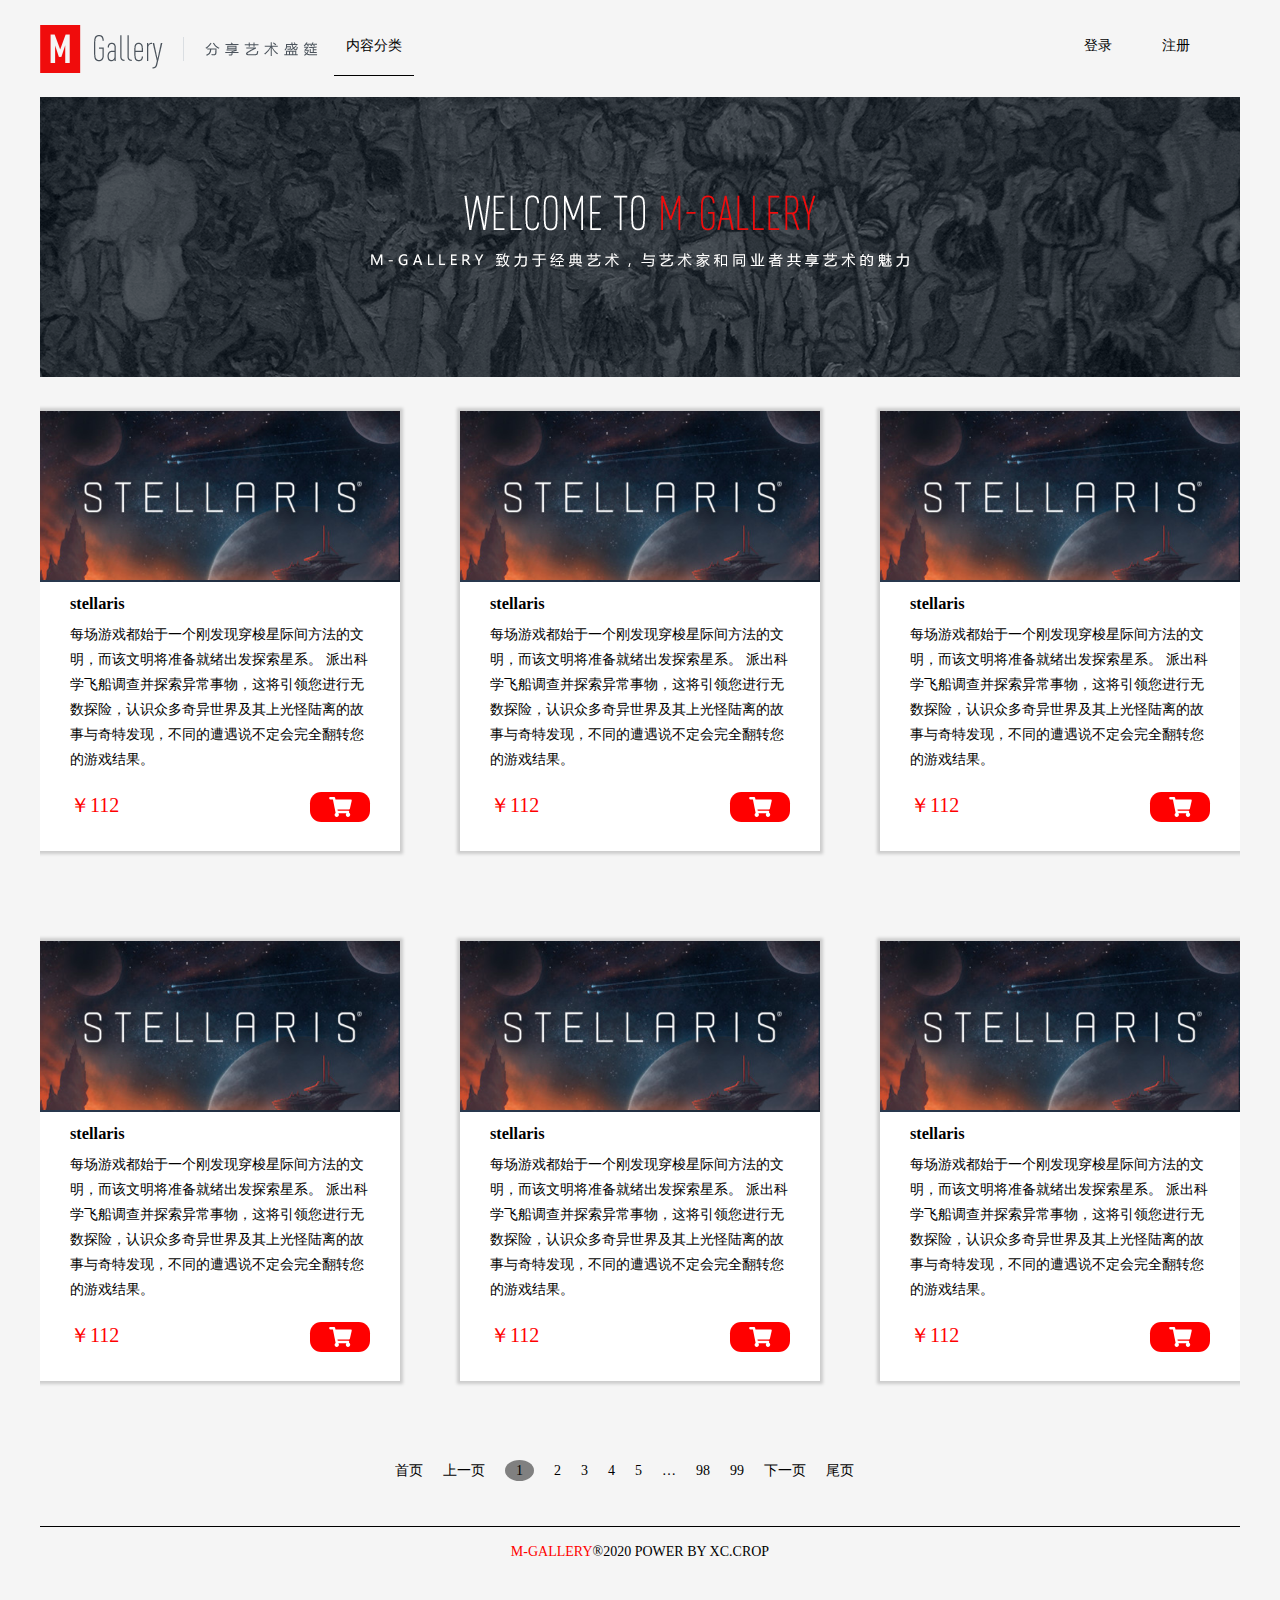
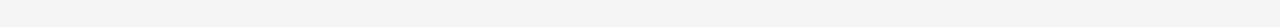
<file: WebSiteDemo/index.html>
<!DOCTYPE html>
<html lang="en">
<head>
    <meta charset="UTF-8">
    <title>商城</title>
    <link rel="stylesheet" href="CSS/common.css" type="text/css">
    <script type="text/javascript" src="JS/js1.js"></script>
</head>
<body>
    <div class="header">
        <div class="logo">
            <img src="image/logo.png" alt="">
        </div>

        <div class="menu" onmouseleave="show_menu1()">
            <div class="menu_title" onmouseover="show_menu()">
                <a href="#">内容分类</a>    <!--一个井号表示不刷新页面依然停留在当前页面-->
            </div>
            <ul id="menu1">
                <li>现实主义</li>
                <li>抽象主义</li>
            </ul>
        </div>

        <div class="auth">
            <ul>
                <li><a href="#">登录</a></li>   <!--三个井号表示页面很长的情况下页面可以停留在当前光标所在的范围-->
                <li><a href="">注册</a></li>
            </ul>
        </div>
    </div>

    <div class="content">
        <div class="banner">
            <img src="./image/welcome.png" alt="" class="banner-img">
        </div>

        <div class="image-content">
            <ul>

                <li>
                    <img src="./image/wumingnvlang.jpg" alt="" class="img-li">
                    <div class="info">
                        <h3>stellaris</h3>
                        <p>
                            每场游戏都始于一个刚发现穿梭星际间方法的文明，而该文明将准备就绪出发探索星系。 派出科学飞船调查并探索异常事物，这将引领您进行无数探险，认识众多奇异世界及其上光怪陆离的故事与奇特发现，不同的遭遇说不定会完全翻转您的游戏结果。
                        </p>
                        <div class="img-btn">
                            <div class="price">￥112</div>
                            <a href="#" class="cart">
                                <div class="btn">
                                    <img src="./image/cart.svg" alt="">
                                </div>
                            </a>
                        </div>
                    </div>
                </li>

                <li>
                    <img src="./image/wumingnvlang.jpg" alt="" class="img-li">
                    <div class="info">
                        <h3>stellaris</h3>
                        <p>
                            每场游戏都始于一个刚发现穿梭星际间方法的文明，而该文明将准备就绪出发探索星系。 派出科学飞船调查并探索异常事物，这将引领您进行无数探险，认识众多奇异世界及其上光怪陆离的故事与奇特发现，不同的遭遇说不定会完全翻转您的游戏结果。
                        </p>
                        <div class="img-btn">
                            <div class="price">￥112</div>
                            <a href="#" class="cart">
                                <div class="btn">
                                    <img src="./image/cart.svg" alt="">
                                </div>
                            </a>
                        </div>
                    </div>
                </li>

                <li>
                    <img src="./image/wumingnvlang.jpg" alt="" class="img-li">
                    <div class="info">
                        <h3>stellaris</h3>
                        <p>
                            每场游戏都始于一个刚发现穿梭星际间方法的文明，而该文明将准备就绪出发探索星系。 派出科学飞船调查并探索异常事物，这将引领您进行无数探险，认识众多奇异世界及其上光怪陆离的故事与奇特发现，不同的遭遇说不定会完全翻转您的游戏结果。
                        </p>
                        <div class="img-btn">
                            <div class="price">￥112</div>
                            <a href="#" class="cart">
                                <div class="btn">
                                    <img src="./image/cart.svg" alt="">
                                </div>
                            </a>
                        </div>
                    </div>
                </li>

                <li>
                    <img src="./image/wumingnvlang.jpg" alt="" class="img-li">
                    <div class="info">
                        <h3>stellaris</h3>
                        <p>
                            每场游戏都始于一个刚发现穿梭星际间方法的文明，而该文明将准备就绪出发探索星系。 派出科学飞船调查并探索异常事物，这将引领您进行无数探险，认识众多奇异世界及其上光怪陆离的故事与奇特发现，不同的遭遇说不定会完全翻转您的游戏结果。
                        </p>
                        <div class="img-btn">
                            <div class="price">￥112</div>
                            <a href="#" class="cart">
                                <div class="btn">
                                    <img src="./image/cart.svg" alt="">
                                </div>
                            </a>
                        </div>
                    </div>
                </li>

                <li>
                    <img src="./image/wumingnvlang.jpg" alt="" class="img-li">
                    <div class="info">
                        <h3>stellaris</h3>
                        <p>
                            每场游戏都始于一个刚发现穿梭星际间方法的文明，而该文明将准备就绪出发探索星系。 派出科学飞船调查并探索异常事物，这将引领您进行无数探险，认识众多奇异世界及其上光怪陆离的故事与奇特发现，不同的遭遇说不定会完全翻转您的游戏结果。
                        </p>
                        <div class="img-btn">
                            <div class="price">￥112</div>
                            <a href="#" class="cart">
                                <div class="btn">
                                    <img src="./image/cart.svg" alt="">
                                </div>
                            </a>
                        </div>
                    </div>
                </li>

                <li>
                    <img src="./image/wumingnvlang.jpg" alt="" class="img-li">
                    <div class="info">
                        <h3>stellaris</h3>
                        <p>
                            每场游戏都始于一个刚发现穿梭星际间方法的文明，而该文明将准备就绪出发探索星系。 派出科学飞船调查并探索异常事物，这将引领您进行无数探险，认识众多奇异世界及其上光怪陆离的故事与奇特发现，不同的遭遇说不定会完全翻转您的游戏结果。
                        </p>
                        <div class="img-btn">
                            <div class="price">￥112</div>
                            <a href="#" class="cart">
                                <div class="btn">
                                    <img src="./image/cart.svg" alt="">
                                </div>
                            </a>
                        </div>
                    </div>
                </li>

            </ul>
        </div>
        <div class="page-nav">
            <ul>
                <li><a href="#">首页</a></li>
                <li><a href="#">上一页</a></li>
                <li><span class="first-page">1</span></li>
                <li><a href="#">2</a></li>
                <li><a href="#">3</a></li>
                <li><a href="#">4</a></li>
                <li><a href="#">5</a></li>
                <li><a href="#">…</a></li>
                <li><a href="#">98</a></li>
                <li><a href="#">99</a></li>
                <li><a href="#">下一页</a></li>
                <li><a href="#">尾页</a></li>
            </ul>
        </div>
    </div>

    <div class="footer">
        <p><span style="color: red">M-GALLERY</span>®2020 POWER BY XC.CROP</p>
    </div>
</body>
</html>
</file>
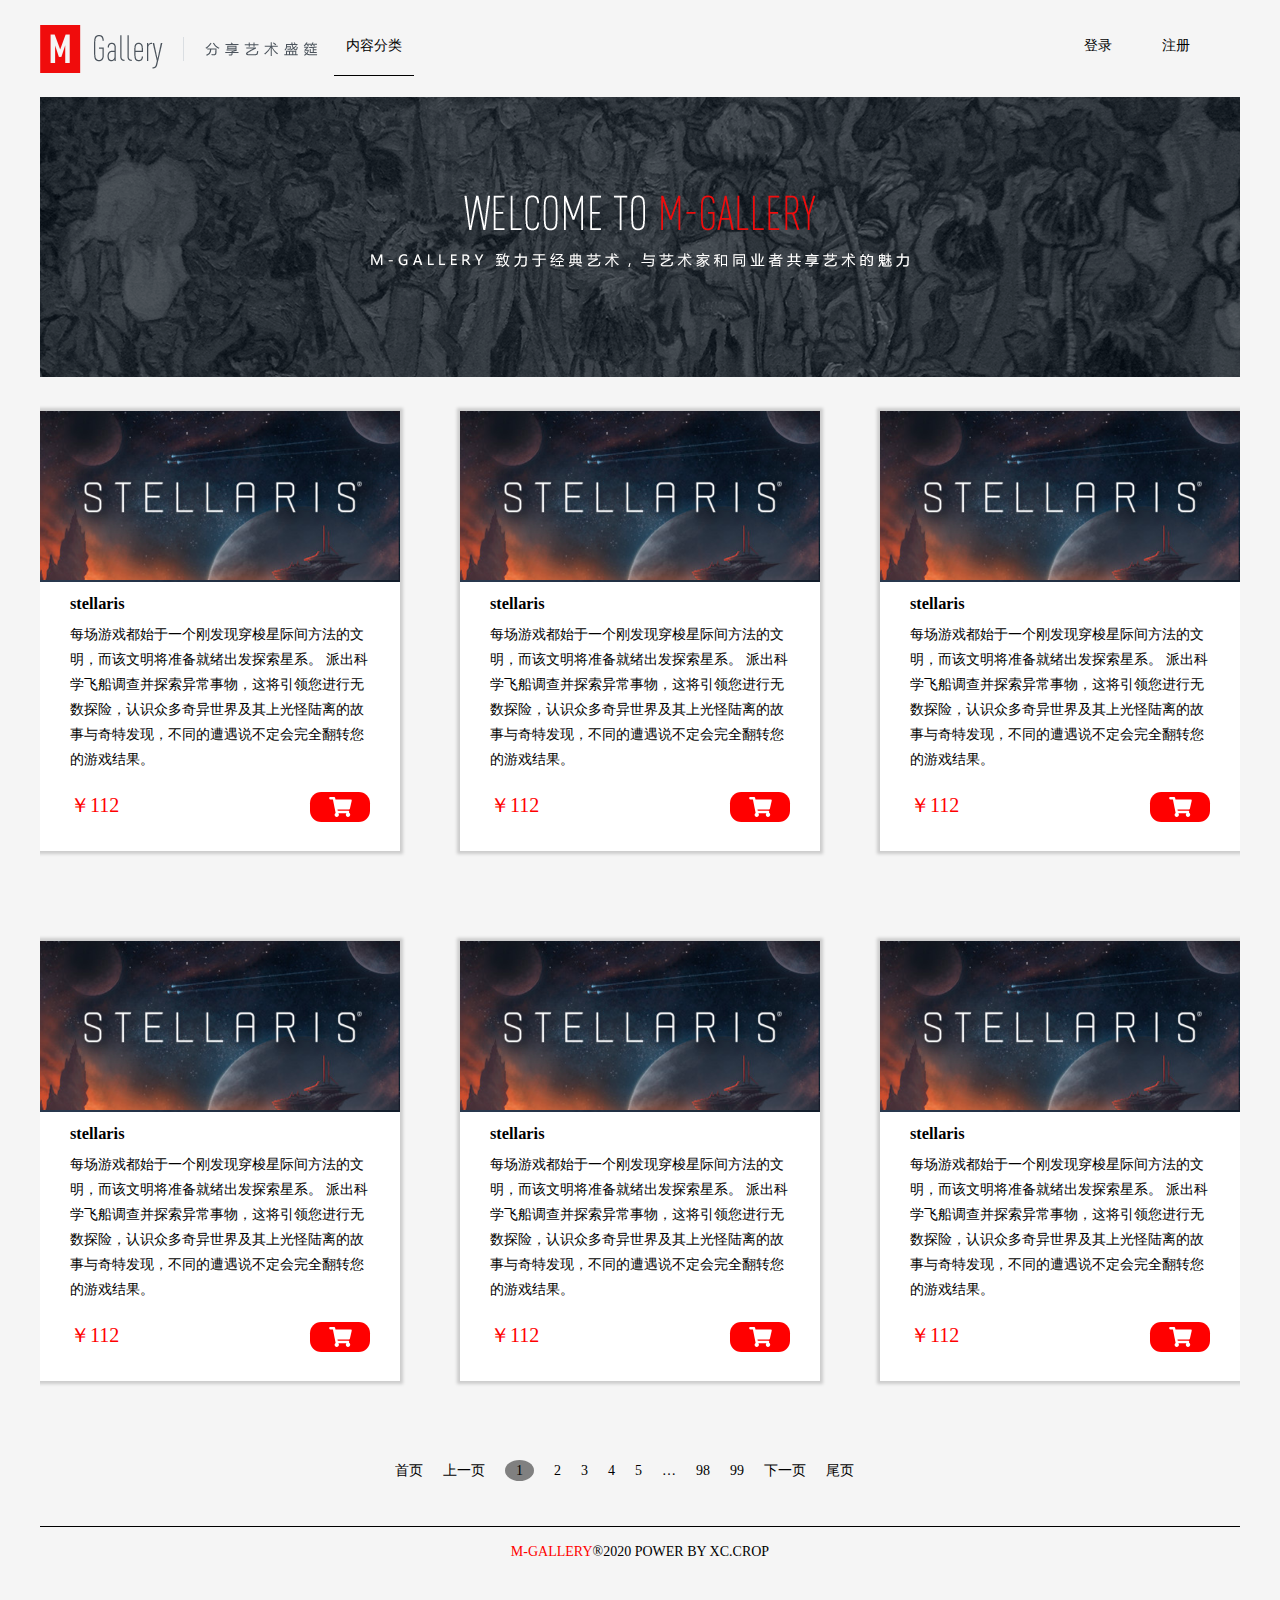
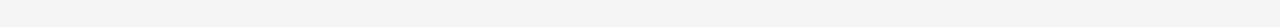
<file: demos/WebSiteDemo/index.html>
<!DOCTYPE html>
<html lang="en">
<head>
    <meta charset="UTF-8">
    <title>商城</title>
    <link rel="stylesheet" href="CSS/common.css" type="text/css">
    <script type="text/javascript" src="JS/js1.js"></script>
</head>
<body>
    <div class="header">
        <div class="logo">
            <img src="image/logo.png" alt="">
        </div>

        <div class="menu" onmouseleave="show_menu1()">
            <div class="menu_title" onmouseover="show_menu()">
                <a href="#">内容分类</a>    <!--一个井号表示不刷新页面依然停留在当前页面-->
            </div>
            <ul id="menu1">
                <li>现实主义</li>
                <li>抽象主义</li>
            </ul>
        </div>

        <div class="auth">
            <ul>
                <li><a href="#">登录</a></li>   <!--三个井号表示页面很长的情况下页面可以停留在当前光标所在的范围-->
                <li><a href="">注册</a></li>
            </ul>
        </div>
    </div>

    <div class="content">
        <div class="banner">
            <img src="image/welcome.png" alt="" class="banner-img">
        </div>

        <div class="image-content">
            <ul>

                <li>
                    <img src="image/wumingnvlang.jpg" alt="" class="img-li">
                    <div class="info">
                        <h3>stellaris</h3>
                        <p>
                            每场游戏都始于一个刚发现穿梭星际间方法的文明，而该文明将准备就绪出发探索星系。 派出科学飞船调查并探索异常事物，这将引领您进行无数探险，认识众多奇异世界及其上光怪陆离的故事与奇特发现，不同的遭遇说不定会完全翻转您的游戏结果。
                        </p>
                        <div class="img-btn">
                            <div class="price">￥112</div>
                            <a href="#" class="cart">
                                <div class="btn">
                                    <img src="image/cart.svg" alt="">
                                </div>
                            </a>
                        </div>
                    </div>
                </li>

                <li>
                    <img src="image/wumingnvlang.jpg" alt="" class="img-li">
                    <div class="info">
                        <h3>stellaris</h3>
                        <p>
                            每场游戏都始于一个刚发现穿梭星际间方法的文明，而该文明将准备就绪出发探索星系。 派出科学飞船调查并探索异常事物，这将引领您进行无数探险，认识众多奇异世界及其上光怪陆离的故事与奇特发现，不同的遭遇说不定会完全翻转您的游戏结果。
                        </p>
                        <div class="img-btn">
                            <div class="price">￥112</div>
                            <a href="#" class="cart">
                                <div class="btn">
                                    <img src="image/cart.svg" alt="">
                                </div>
                            </a>
                        </div>
                    </div>
                </li>

                <li>
                    <img src="image/wumingnvlang.jpg" alt="" class="img-li">
                    <div class="info">
                        <h3>stellaris</h3>
                        <p>
                            每场游戏都始于一个刚发现穿梭星际间方法的文明，而该文明将准备就绪出发探索星系。 派出科学飞船调查并探索异常事物，这将引领您进行无数探险，认识众多奇异世界及其上光怪陆离的故事与奇特发现，不同的遭遇说不定会完全翻转您的游戏结果。
                        </p>
                        <div class="img-btn">
                            <div class="price">￥112</div>
                            <a href="#" class="cart">
                                <div class="btn">
                                    <img src="image/cart.svg" alt="">
                                </div>
                            </a>
                        </div>
                    </div>
                </li>

                <li>
                    <img src="image/wumingnvlang.jpg" alt="" class="img-li">
                    <div class="info">
                        <h3>stellaris</h3>
                        <p>
                            每场游戏都始于一个刚发现穿梭星际间方法的文明，而该文明将准备就绪出发探索星系。 派出科学飞船调查并探索异常事物，这将引领您进行无数探险，认识众多奇异世界及其上光怪陆离的故事与奇特发现，不同的遭遇说不定会完全翻转您的游戏结果。
                        </p>
                        <div class="img-btn">
                            <div class="price">￥112</div>
                            <a href="#" class="cart">
                                <div class="btn">
                                    <img src="image/cart.svg" alt="">
                                </div>
                            </a>
                        </div>
                    </div>
                </li>

                <li>
                    <img src="image/wumingnvlang.jpg" alt="" class="img-li">
                    <div class="info">
                        <h3>stellaris</h3>
                        <p>
                            每场游戏都始于一个刚发现穿梭星际间方法的文明，而该文明将准备就绪出发探索星系。 派出科学飞船调查并探索异常事物，这将引领您进行无数探险，认识众多奇异世界及其上光怪陆离的故事与奇特发现，不同的遭遇说不定会完全翻转您的游戏结果。
                        </p>
                        <div class="img-btn">
                            <div class="price">￥112</div>
                            <a href="#" class="cart">
                                <div class="btn">
                                    <img src="image/cart.svg" alt="">
                                </div>
                            </a>
                        </div>
                    </div>
                </li>

                <li>
                    <img src="image/wumingnvlang.jpg" alt="" class="img-li">
                    <div class="info">
                        <h3>stellaris</h3>
                        <p>
                            每场游戏都始于一个刚发现穿梭星际间方法的文明，而该文明将准备就绪出发探索星系。 派出科学飞船调查并探索异常事物，这将引领您进行无数探险，认识众多奇异世界及其上光怪陆离的故事与奇特发现，不同的遭遇说不定会完全翻转您的游戏结果。
                        </p>
                        <div class="img-btn">
                            <div class="price">￥112</div>
                            <a href="#" class="cart">
                                <div class="btn">
                                    <img src="image/cart.svg" alt="">
                                </div>
                            </a>
                        </div>
                    </div>
                </li>

            </ul>
        </div>
        <div class="page-nav">
            <ul>
                <li><a href="#">首页</a></li>
                <li><a href="#">上一页</a></li>
                <li><span class="first-page">1</span></li>
                <li><a href="#">2</a></li>
                <li><a href="#">3</a></li>
                <li><a href="#">4</a></li>
                <li><a href="#">5</a></li>
                <li><a href="#">…</a></li>
                <li><a href="#">98</a></li>
                <li><a href="#">99</a></li>
                <li><a href="#">下一页</a></li>
                <li><a href="#">尾页</a></li>
            </ul>
        </div>
    </div>

    <div class="footer">
        <p><span style="color: red">M-GALLERY</span>®2020 POWER BY XC.CROP</p>
    </div>
</body>
</html>
</file>
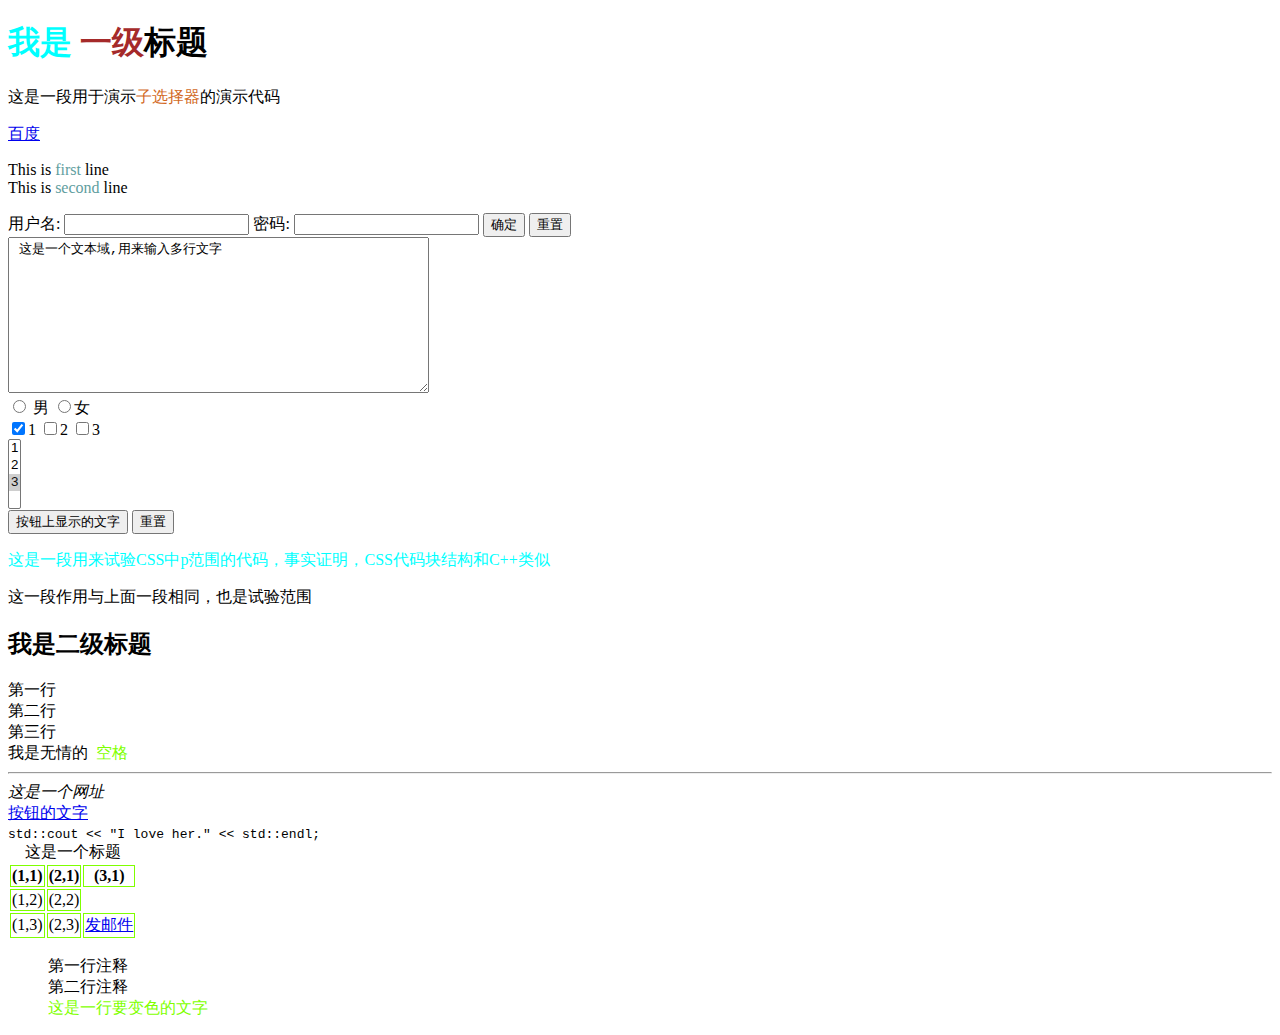
<file: playground.html>
<!DOCTYPE html>
<html lang="ch">
<head>
    <meta charset="UTF-8";
          content="text/html";
          http-equiv="Content-Type">
    <title>网页游乐场</title>
    <style type="text/css">
        table tr td,th{border: 1px solid chartreuse}
        span{
            color: chartreuse;
        }
        code{

        }
        #h1Class{
            color: brown;
        }
        .h1Class{
            color: cyan;
        }
        .subBottle>span{
            color: chocolate;
        }
        .c1 span{
            color: cadetblue;
        }
        .hoverDemo>a:hover{
            color: rebeccapurple;
            font-size: 50px;
        }
    </style>
</head>

<body>
<h1> <span class="h1Class"> 我是 </span><span id="h1Class">一级</span>标题</h1>
    <p class="subBottle">
        这是一段用于演示<span>子选择器</span>的演示代码 <br>
    </p>
    <p class="hoverDemo">
        <a href="https://www.baidu.com">百度</a>
    </p>
    <p class="c1">
        This is <span>first</span> line <br>
        This is <span>second</span> line
    </p>

    <form method="post" action="save.php">
        <label for="username">用户名:</label>
        <input type="text"  name="username" id="username" value="" />
        <label for="pass">密码:</label>
        <input type="password"  name="pass" id="pass" value="" />
        <input type="submit" value="确定"  name="submit" />
        <input type="reset" value="重置" name="reset" /> <br>
        <textarea name="文本域一号" cols="50" rows="10"> 这是一个文本域,用来输入多行文字 </textarea> <br>
        <input type="radio" name="gender" id="男" value="1"> <label for="男">男</label>
        <input type="radio" name="gender" value="2">女 <br>
        <input type="checkbox" name="first" value="1" checked="checked">1
        <input type="checkbox" name="second" value="2">2
        <input type="checkbox" name="third" value="3">3 <br>
        <select name="selectOp" multiple="multiple" >
            <option value="1">1</option>
            <option value="2">2</option>
            <option value="3" selected="selected">3</option>
        </select> <br>
        <input type="submit" value="按钮上显示的文字">
        <input type="reset" value="重置">
    </form>

    <p style="color: aqua">
        这是一段用来试验CSS中p范围的代码，事实证明，CSS代码块结构和C++类似
    </p>

    <p>
        这一段作用与上面一段相同，也是试验范围
    </p>


    <h2>我是二级标题</h2>
    第一行 <br>
    第二行 <br>
    第三行 <br>
    我是无情的&nbsp; <span>空格</span>
    <hr>
    <div id="blockA">
        <address>
            这是一个网址 <a href="https://www.baidu.com/" target="_blank"></a> <br> <!-- 跳转到新的页面 -->
        </address>
        <a href="https://www.baidu.com" title="鼠标放在按钮上显示的文字"> 按钮的文字 </a> <br>
        <code>
            std::cout << "I love her." << std::endl;
        </code>
        <table summary="这是表格的简介">
            <caption>这是一个标题</caption>
            <tr>
                <th>(1,1)</th>
                <th>(2,1)</th>
                <th>(3,1)</th>
            </tr>
            <tr>
                <td>(1,2)</td>
                <td>(2,2)</td>
            </tr>
            <tr>
                <td>(1,3)</td>
                <td>(2,3)</td>
                <td><a href="mailto:example@qq.com?subject=subject&body=body"> 发邮件 </a></td>
            </tr>
        </table>
    </div>

    <div id="blockB">
    <blockquote>
        第一行注释 <br>
        第二行注释 <br>
        <span>
            这是一行要变色的文字
        </span>
    </blockquote>
    </div>
</body>
</html>
</file>
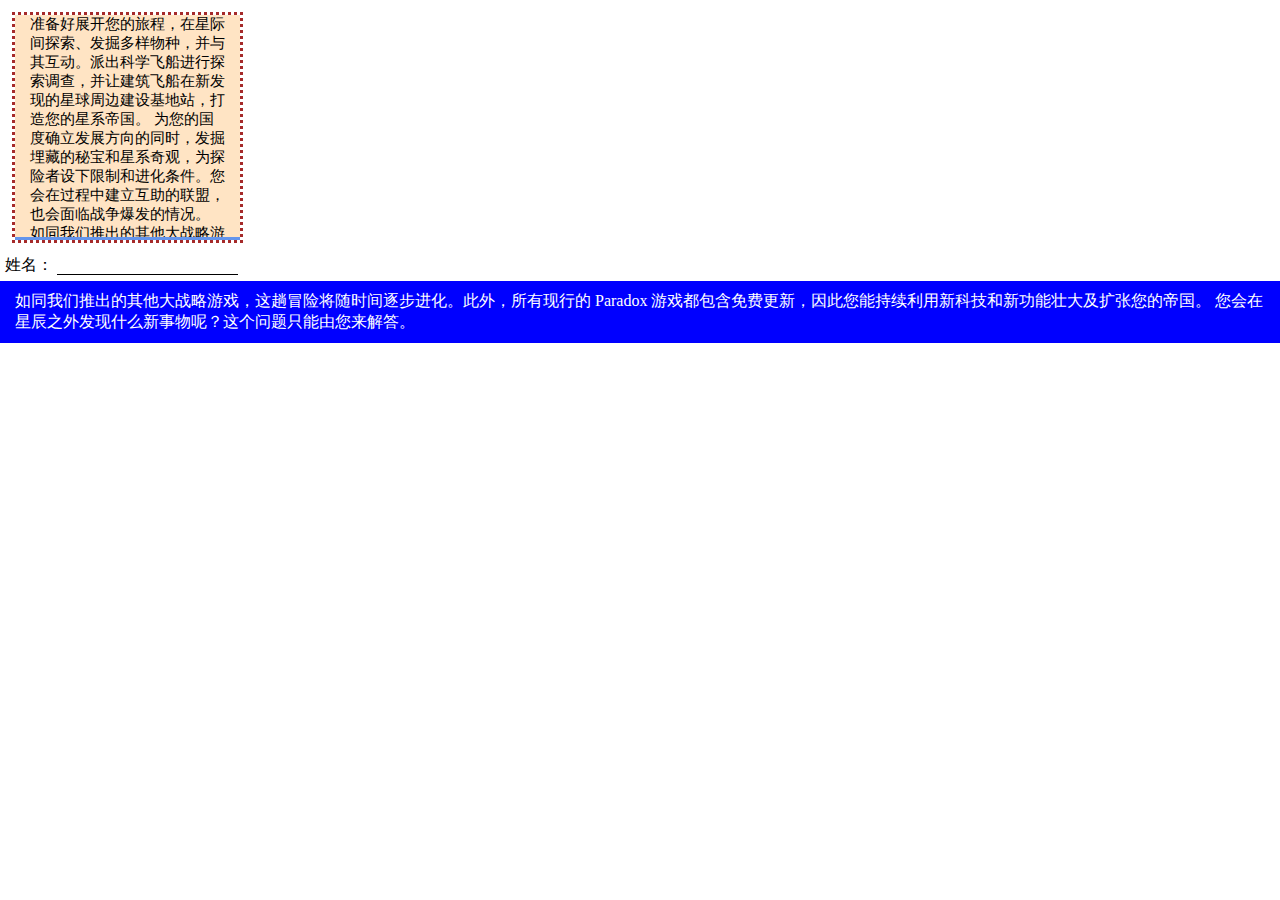
<file: playgrounds/playground.html>
<!DOCTYPE html>
<html lang="ch">
<head>
    <meta charset="UTF-8";
          content="text/html";
          http-equiv="Content-Type">
    <title>网页游乐场</title>
    <link rel="stylesheet" href="playground.css">

</head>

<body>

    <div class="borderSample">
        <p>
            准备好展开您的旅程，在星际间探索、发掘多样物种，并与其互动。派出科学飞船进行探索调查，并让建筑飞船在新发现的星球周边建设基地站，打造您的星系帝国。
            为您的国度确立发展方向的同时，发掘埋藏的秘宝和星系奇观，为探险者设下限制和进化条件。您会在过程中建立互助的联盟，也会面临战争爆发的情况。
        </p>
        <p>
            如同我们推出的其他大战略游戏，这趟冒险将随时间逐步进化。此外，所有现行的 Paradox 游戏都包含免费更新，因此您能持续利用新科技和新功能壮大及扩张您的帝国。
            您会在星辰之外发现什么新事物呢？这个问题只能由您来解答。
        </p>
    </div>


    <div style="left: 200px; /*position: absolute*/ margin: 5px">
        <label for="inputName">姓名：</label>
        <input type="text" id="inputName" style="border: none; border-bottom: solid; border-bottom-width: thin">
    </div>

    <div class="boxSample">
        <p>
            如同我们推出的其他大战略游戏，这趟冒险将随时间逐步进化。此外，所有现行的 Paradox 游戏都包含免费更新，因此您能持续利用新科技和新功能壮大及扩张您的帝国。
            您会在星辰之外发现什么新事物呢？这个问题只能由您来解答。
        </p>
    </div>


</body>
</html>
</file>
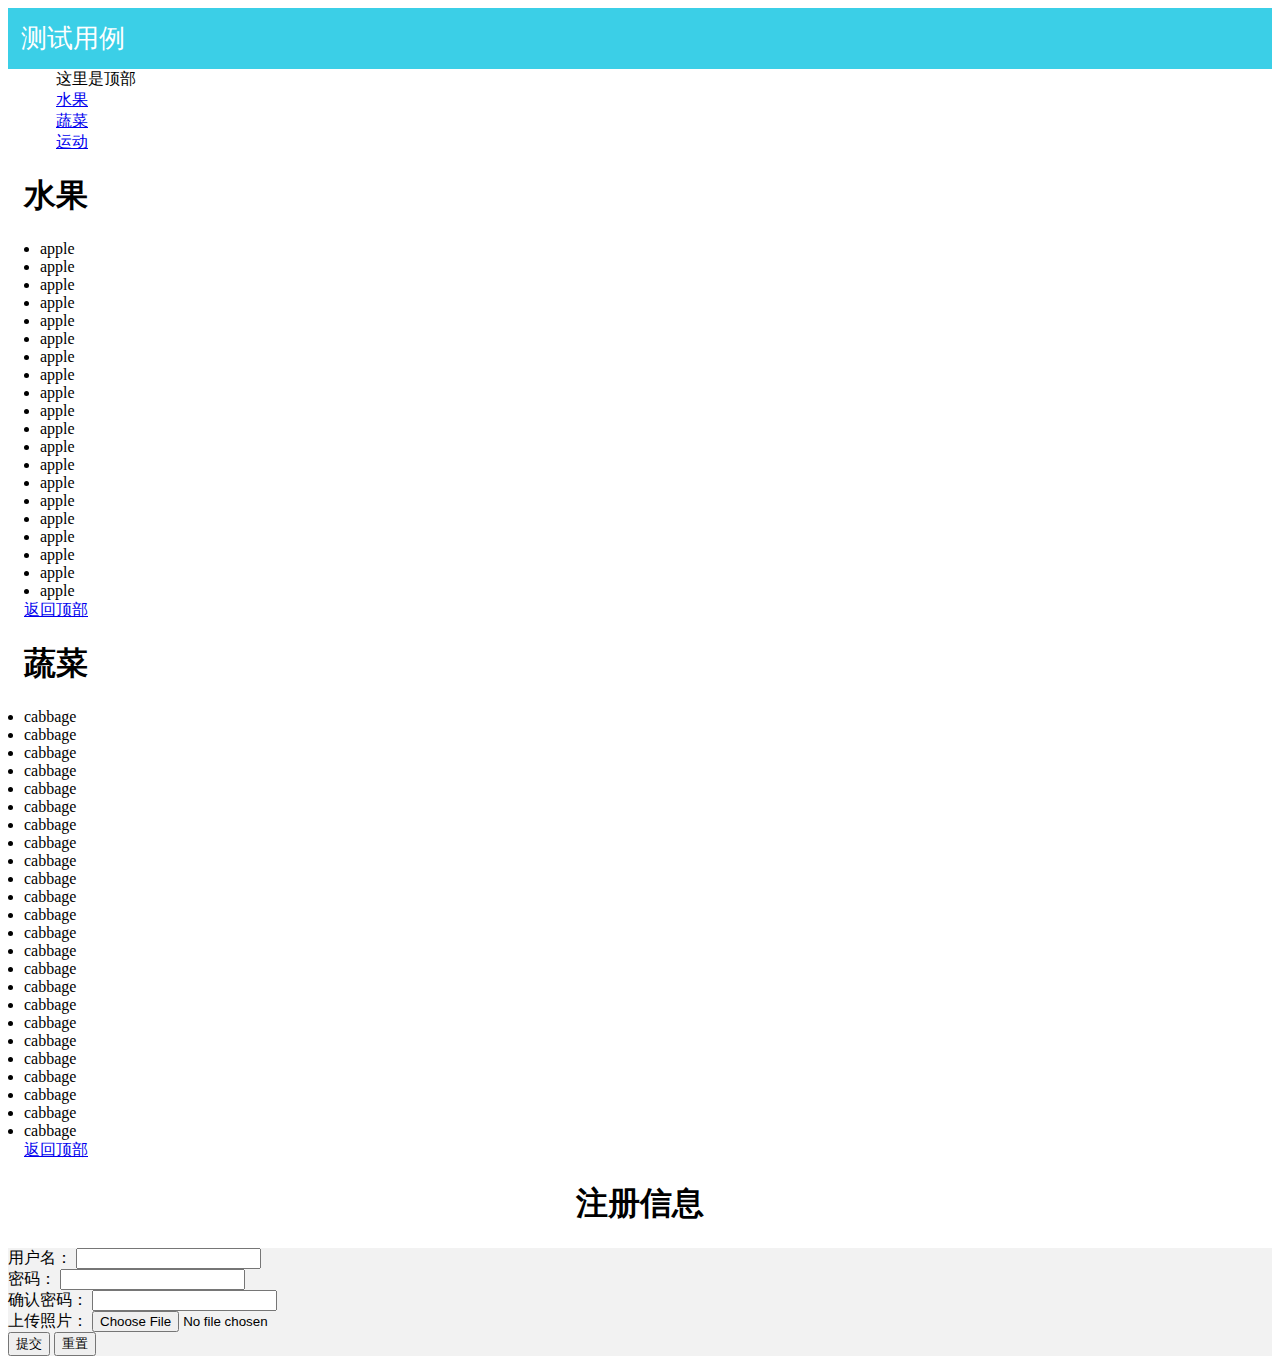
<file: playgrounds/test.html>
<!DOCTYPE html>
<html lang="en">
<head>
    <meta charset="UTF-8">
    <title>test</title>


</head>
<body>
    <div style="padding-left: 3em; background: #3bcfe7; font-family: Helvetica;
        font-weight: lighter; font-size: 26px;
        border-color: #3bcfe7; margin: 0; padding: 0.5em;
        color: white">
        <span>测试用例</span>
    </div>

    <div style="padding-left: 3em">
        <a name="top">这里是顶部 <br></a>
        <a href="#shuiguo">水果</a> <br>
        <a href="#shucai">蔬菜</a> <br>
        <a href="#yundong">运动</a> <br>
    </div>
    <div class="friut" style="padding-left: 1em">
        <a name="shuiguo"><h1>水果</h1></a>
        <ui >
            <div style="padding-left: 1em">
                <li>apple</li>
                <li>apple</li>
                <li>apple</li>
                <li>apple</li>
                <li>apple</li>
                <li>apple</li>
                <li>apple</li>
                <li>apple</li>
                <li>apple</li>
                <li>apple</li>
                <li>apple</li>
                <li>apple</li>
                <li>apple</li>
                <li>apple</li>
                <li>apple</li>
                <li>apple</li>
                <li>apple</li>
                <li>apple</li>
                <li>apple</li>
                <li>apple</li>
            </div>

            <a href="#top">返回顶部</a>
        </ui>
        <a name="shucai"><h1>蔬菜</h1></a>
        <ui>
            <li>cabbage</li>
            <li>cabbage</li>
            <li>cabbage</li>
            <li>cabbage</li>
            <li>cabbage</li>
            <li>cabbage</li>
            <li>cabbage</li>
            <li>cabbage</li>
            <li>cabbage</li>
            <li>cabbage</li>
            <li>cabbage</li>
            <li>cabbage</li>
            <li>cabbage</li>
            <li>cabbage</li>
            <li>cabbage</li>
            <li>cabbage</li>
            <li>cabbage</li>
            <li>cabbage</li>
            <li>cabbage</li>
            <li>cabbage</li>
            <li>cabbage</li>
            <li>cabbage</li>
            <li>cabbage</li>
            <li>cabbage</li>
            <a href="#top">返回顶部</a>
        </ui>
    </div>
    <div>
        <h1 style="text-align: center">注册信息</h1>
        <div style="background: #f2f2f2">
            
            <form action="" method="post">
                <label for="username">用户名：</label>
                <input type="text" name="username" id="username"> <br>
                <label for="psw">密码：</label>
                <input type="password" name="psw" id="psw"> <br>
                <label for="pswConf">确认密码：</label>
                <input type="password" name="pswConf" id="pswConf"> <br>
                <label for="photo">上传照片：</label>
                <input type="file" name="photo" id="photo"> <br>
                <input type="submit" value="提交">
                <input type="reset" value="重置">
            </form>
        </div>
    </div>
</body>
</html>
</file>
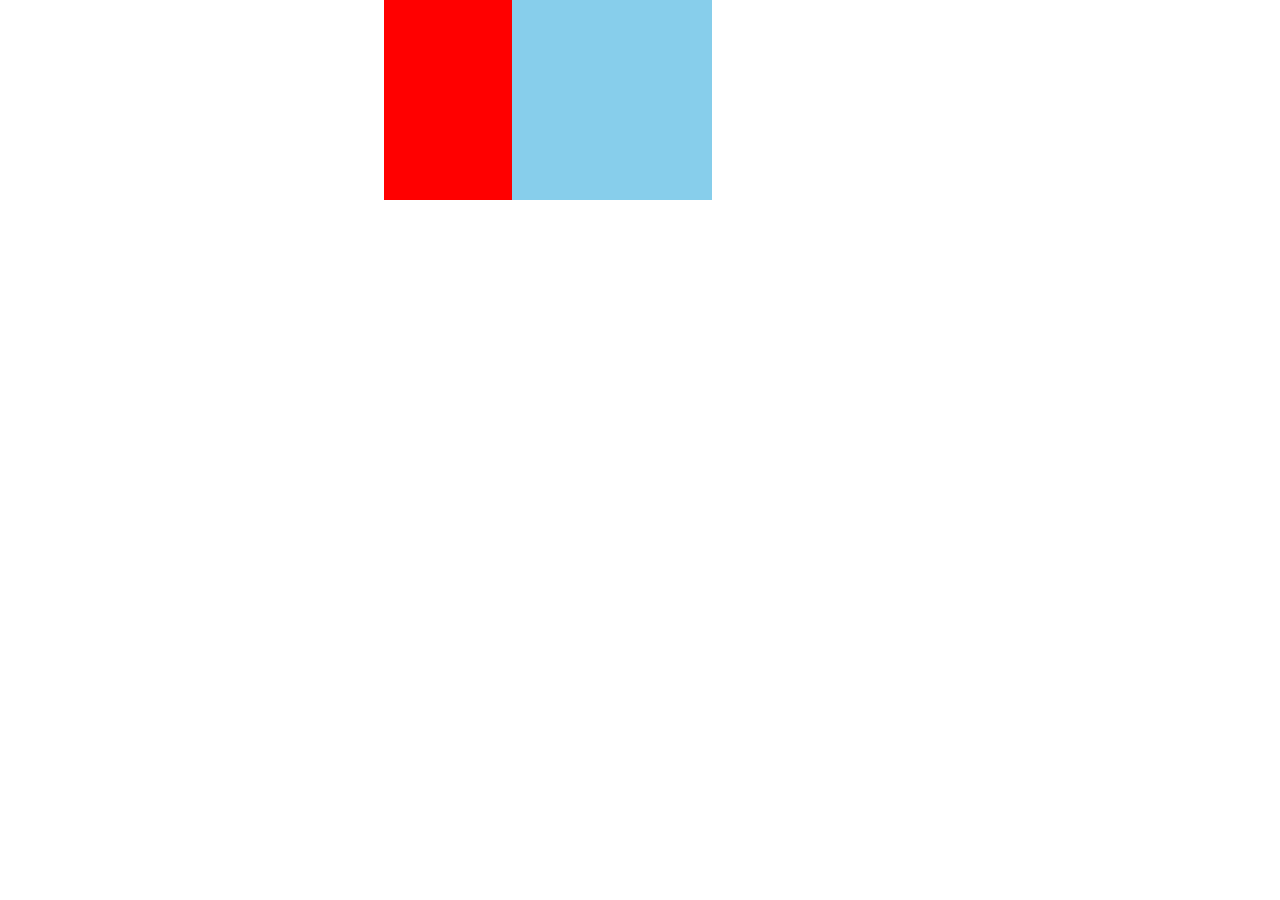
<file: playgrounds/testplace.html>
<!DOCTYPE html>
<html lang="en">
<head>
    <meta charset="UTF-8">
    <title>Title</title>

    <style type="text/css">

        body{
            margin: 0em;
            padding: 0;
        }
        .red{
            width: 200px;
            height: 200px;
            position: absolute;
            left: 30%;
            float: left;
            background-color: red;
        }

        .blue{
            width: 200px;
            height: 200px;
            position: absolute;
            left: 40%;
            float: left;
            background-color: skyblue;
        }



    </style>
</head>
<body>
    <div class="red"></div>
    <div class="blue"></div>



    </div>




</body>
</html>
</file>
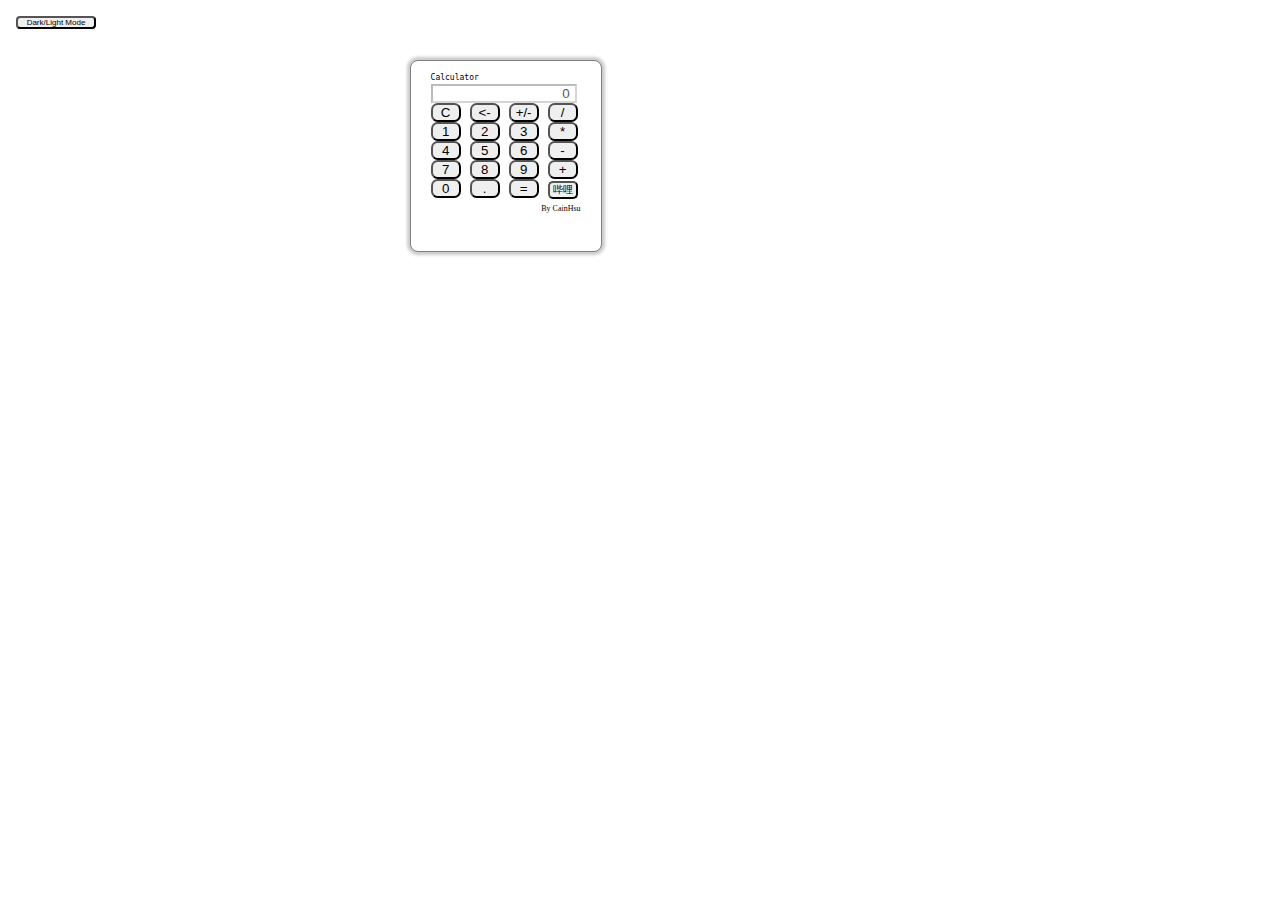
<file: demos/calculatorDemo/calc.html>
<!DOCTYPE html>
<html lang="en">
<head>
    <meta charset="UTF-8">
    <title>Title</title>
    <link rel="stylesheet" href="cale.css" type="text/css">
    <script type="text/javascript" src="calc.js"></script>
    <script type="text/javascript" src="redir.js"></script>
    <script type="text/javascript" src="theme.js"></script>


</head>
<body onload="init(), init_redirection(), change_theme()">
    <div id="theme_btn">
        <input type="button" value="Dark/Light Mode" onclick="change_theme()">
    </div>
    <div id="div1">
        <span id="projectName">Calculator</span>
        <div id="div2">
            <input type="text" name="" id="num">
        </div>
        <div id="div3">
            <input type="button" value="C" name="" >
            <input type="button" value="<-" name="" >
            <input type="button" value="+/-" name="" >
            <input type="button" value="/" name="" >
            <input type="button" value="1" name="" >
            <input type="button" value="2" name="" >
            <input type="button" value="3" name="" >
            <input type="button" value="*" name="" >
            <input type="button" value="4" name="" >
            <input type="button" value="5" name="" >
            <input type="button" value="6" name="" >
            <input type="button" value="-" name="" >
            <input type="button" value="7" name="" >
            <input type="button" value="8" name="" >
            <input type="button" value="9" name="" >
            <input type="button" value="+" name="">
            <input type="button" value="0" name="" >
            <input type="button" value="." name="" >
            <input type="button" value="=" name="" >
            <input type="button" value="哔哩" name="" id="redirect" style="font-size: 10px">
        </div>
        <span id="programer">By CainHsu</span>
    </div>
</body>
</html>
</file>
<file: WebSiteDemo/CSS/common.css>
*{
    padding: 0;
    margin: 0;
}

body{
    font-size: 14px;
    background-color: #F5F5F5;
    /*color: gray;*/
}

/*设置header的格式*/
.header{
    margin: 25px auto;
    width: 1200px;
    /*position: fixed;*/
    /*overflow: hidden;*/
    margin-bottom: 0;
}

/*设置"内容分类"菜单表单整体的格式*/
.header>.menu>ul{
    display: none;
    list-style: none;       /*不显示列表左侧的圆点*/
    position: absolute;
    width: 80px;
    opacity: 0.5;           /*实现半透明效果*/
    background-color: white;
}

/*设置"内容分类"菜单表单内容文字的格式*/
.header>.menu>ul>li{
    margin-top: 20px;
    text-align: center;
}

/*设置"内容分类"四个字的格式*/
.header>.menu>.menu_title{
    border-bottom: black solid 1px;
    padding-bottom: 20px;
    width: 80px;
    text-align: center;
}

/*所有的超链接格式*/
a{
    text-decoration: none;
    color: black;
}

/*设置logo图片的格式*/
.header>.logo{
    float: left;
    position: relative;
}

/*设置"内容分类"这个菜单的整体格式*/
.header>.menu{
    float: left;
    position: relative;
    margin-top: 12px;
    margin-left: 16px;
}

.header>.auth{
    float: right;
}

.header>.auth>ul>li{
    list-style: none;
    float: left;
    margin-right: 50px;
    margin-top: 12px;
}

.content{
    width: 1200px;
    margin: 25px auto ;
    overflow: hidden;
    margin-top: 0;
}

.content>.banner>.banner-img{
    margin-top: 20px;
}

.content>.image-content{
    width: 1280px;
}

.content>.image-content img{
    width: 360px;
}

.content>.image-content>ul{
    width: 1260px;
}

.content>.image-content>ul>li{
    margin: 0px 60px 60px 0px;
    float: left;
    list-style: none;
    width: 360px;
    margin-top: 30px;
    height: 440px;
    box-shadow: 0px 0px 3px 3px #ccc;
    background-color: #FFFFFF;
}

.info{
    margin-right: 30px;
    margin-left: 30px;
}

.image-content>ul>li>.info>.img-btn>.price{
    color: red;
    font-size: 20px;
    float: left;
}

.image-content>ul>li>.info>p{
    line-height: 25px;
    margin-bottom: 20px;
}

.image-content>ul>li>.info>h3{
    margin-top: 8px;
    margin-bottom: 8px;
}

.content>.image-content>ul>li>.info>.img-btn{
    width: 300px;
}

.content>.image-content>ul>li>.info>.img-btn>.cart>.btn{
    width: 60px;
    height: 30px;
    background-color: red;
    text-align: center;
    border-radius: .8em;
    float: right;
}

.content>.image-content>ul>li>.info>.img-btn>.cart>.btn>img{
    width: 25px;
    height: 20px;
    margin-top: 5px;
}

.content>.image-content>ul>li>.info>.img-btn>.price{
    float: left;
}


.page-nav>ul>li{
    float: left;
    list-style: none;
    margin-right: 20px;
}

.page-nav{
    width: 100%;
    height: 60px;
    line-height: 60px;
    overflow: hidden;
}

.page-nav>ul{
    width: 490px;
    margin: auto;
    overflow: hidden;
}

.first-page{
    border-radius: 50%;
    background-color: gray;
    padding: 3px 11px;
}

.footer{
    width: 1200px;
    height: 100px;
    margin: 0px auto;
    border-top: 1px solid black;
    overflow: hidden;
}

.footer>p{
    text-align: center;
    line-height: 50px;
}
</file>
<file: demos/WebSiteDemo/CSS/common.css>
*{
    padding: 0;
    margin: 0;
}

body{
    font-size: 14px;
    background-color: #F5F5F5;
    /*color: gray;*/
}

/*设置header的格式*/
.header{
    margin: 25px auto;
    width: 1200px;
    /*position: fixed;*/
    /*overflow: hidden;*/
    margin-bottom: 0;
}

/*设置"内容分类"菜单表单整体的格式*/
.header>.menu>ul{
    display: none;
    list-style: none;       /*不显示列表左侧的圆点*/
    position: absolute;
    width: 80px;
    opacity: 0.5;           /*实现半透明效果*/
    background-color: white;
}

/*设置"内容分类"菜单表单内容文字的格式*/
.header>.menu>ul>li{
    margin-top: 20px;
    text-align: center;
}

/*设置"内容分类"四个字的格式*/
.header>.menu>.menu_title{
    border-bottom: black solid 1px;
    padding-bottom: 20px;
    width: 80px;
    text-align: center;
}

/*所有的超链接格式*/
a{
    text-decoration: none;
    color: black;
}

/*设置logo图片的格式*/
.header>.logo{
    float: left;
    position: relative;
}

/*设置"内容分类"这个菜单的整体格式*/
.header>.menu{
    float: left;
    position: relative;
    margin-top: 12px;
    margin-left: 16px;
}

.header>.auth{
    float: right;
}

.header>.auth>ul>li{
    list-style: none;
    float: left;
    margin-right: 50px;
    margin-top: 12px;
}

.content{
    width: 1200px;
    margin: 25px auto ;
    overflow: hidden;
    margin-top: 0;
}

.content>.banner>.banner-img{
    margin-top: 20px;
}

.content>.image-content{
    width: 1280px;
}

.content>.image-content img{
    width: 360px;
}

.content>.image-content>ul{
    width: 1260px;
}

.content>.image-content>ul>li{
    margin: 0px 60px 60px 0px;
    float: left;
    list-style: none;
    width: 360px;
    margin-top: 30px;
    height: 440px;
    box-shadow: 0px 0px 3px 3px #ccc;
    background-color: #FFFFFF;
}

.info{
    margin-right: 30px;
    margin-left: 30px;
}

.image-content>ul>li>.info>.img-btn>.price{
    color: red;
    font-size: 20px;
    float: left;
}

.image-content>ul>li>.info>p{
    line-height: 25px;
    margin-bottom: 20px;
}

.image-content>ul>li>.info>h3{
    margin-top: 8px;
    margin-bottom: 8px;
}

.content>.image-content>ul>li>.info>.img-btn{
    width: 300px;
}

.content>.image-content>ul>li>.info>.img-btn>.cart>.btn{
    width: 60px;
    height: 30px;
    background-color: red;
    text-align: center;
    border-radius: .8em;
    float: right;
}

.content>.image-content>ul>li>.info>.img-btn>.cart>.btn>img{
    width: 25px;
    height: 20px;
    margin-top: 5px;
}

.content>.image-content>ul>li>.info>.img-btn>.price{
    float: left;
}


.page-nav>ul>li{
    float: left;
    list-style: none;
    margin-right: 20px;
}

.page-nav{
    width: 100%;
    height: 60px;
    line-height: 60px;
    overflow: hidden;
}

.page-nav>ul{
    width: 490px;
    margin: auto;
    overflow: hidden;
}

.first-page{
    border-radius: 50%;
    background-color: gray;
    padding: 3px 11px;
}

.footer{
    width: 1200px;
    height: 100px;
    margin: 0px auto;
    border-top: 1px solid black;
    overflow: hidden;
}

.footer>p{
    text-align: center;
    line-height: 50px;
}
</file>
<file: playgrounds/playground.css>
*{
    margin:0px 0px 0px 0px;
}

.borderSample{
    background: bisque;
    border-bottom: solid;
    border-bottom-color: cornflowerblue;
    border-left-width: 0px;

    outline: dotted; /* outline在border外围 */
    outline-color: brown;

    width: 15em;
    height: 15em;

    box-sizing: border-box;

    overflow: auto;

    font-size: 15px;

    padding-left: 1em;
    padding-right: 1em;
    /*position: absolute;*/
    margin: 1em;
}

.boxSample{
    margin-top: 0px;
    margin-right: 0px;
    margin-left: 0px;
    margin-bottom: 0px;
    background-color: blue;

    padding: 10px 15px;
    color: white;
}
</file>
<file: demos/calculatorDemo/cale.css>
*{
    margin: 0;
    padding: 0;

}

div{
    width: 170px;
}

#div1{
    top: 60px;
    left: 32%;
    position: absolute;
    border: gray solid .5px;
    box-shadow: 0px 0px 3px 3px #ccc;
    border-radius: 0.5em;
    padding-left: 20px;
    padding-top: 5px;
    padding-bottom: 15px;;
    height: 170px;
    background-color: white;
}

#div1>#projectName{
    font-size: 8px;
    font-family: monospace;
    padding-bottom: 3px;
}

#div1>#programer{
    font-size: 8px;
    position: absolute;
    right: 2.5em;
    margin-top: .6em;
    margin-bottom: .4em;
}

#div2>input{
    width: 146px;
    text-align: right;
    background-color: #FFFFFF;
    padding-right: 5px;
    box-sizing: border-box;
}

/*选择所有input开头类型是button的*/
input[type="button"]{
    width: 30px;
    margin-right: 5px;
    border-radius: 0.5em;

}

#div1>#div3>input[type="button"]:hover{
    background-color: aquamarine;
}

#theme_btn>input{
    width: 10em;
    position: absolute;
    margin-top: 2em;
    margin-left: 2em;
    font-size: 8px;
}

#theme_btn>input:hover{
    background-color: #cccccc;
}
</file>
